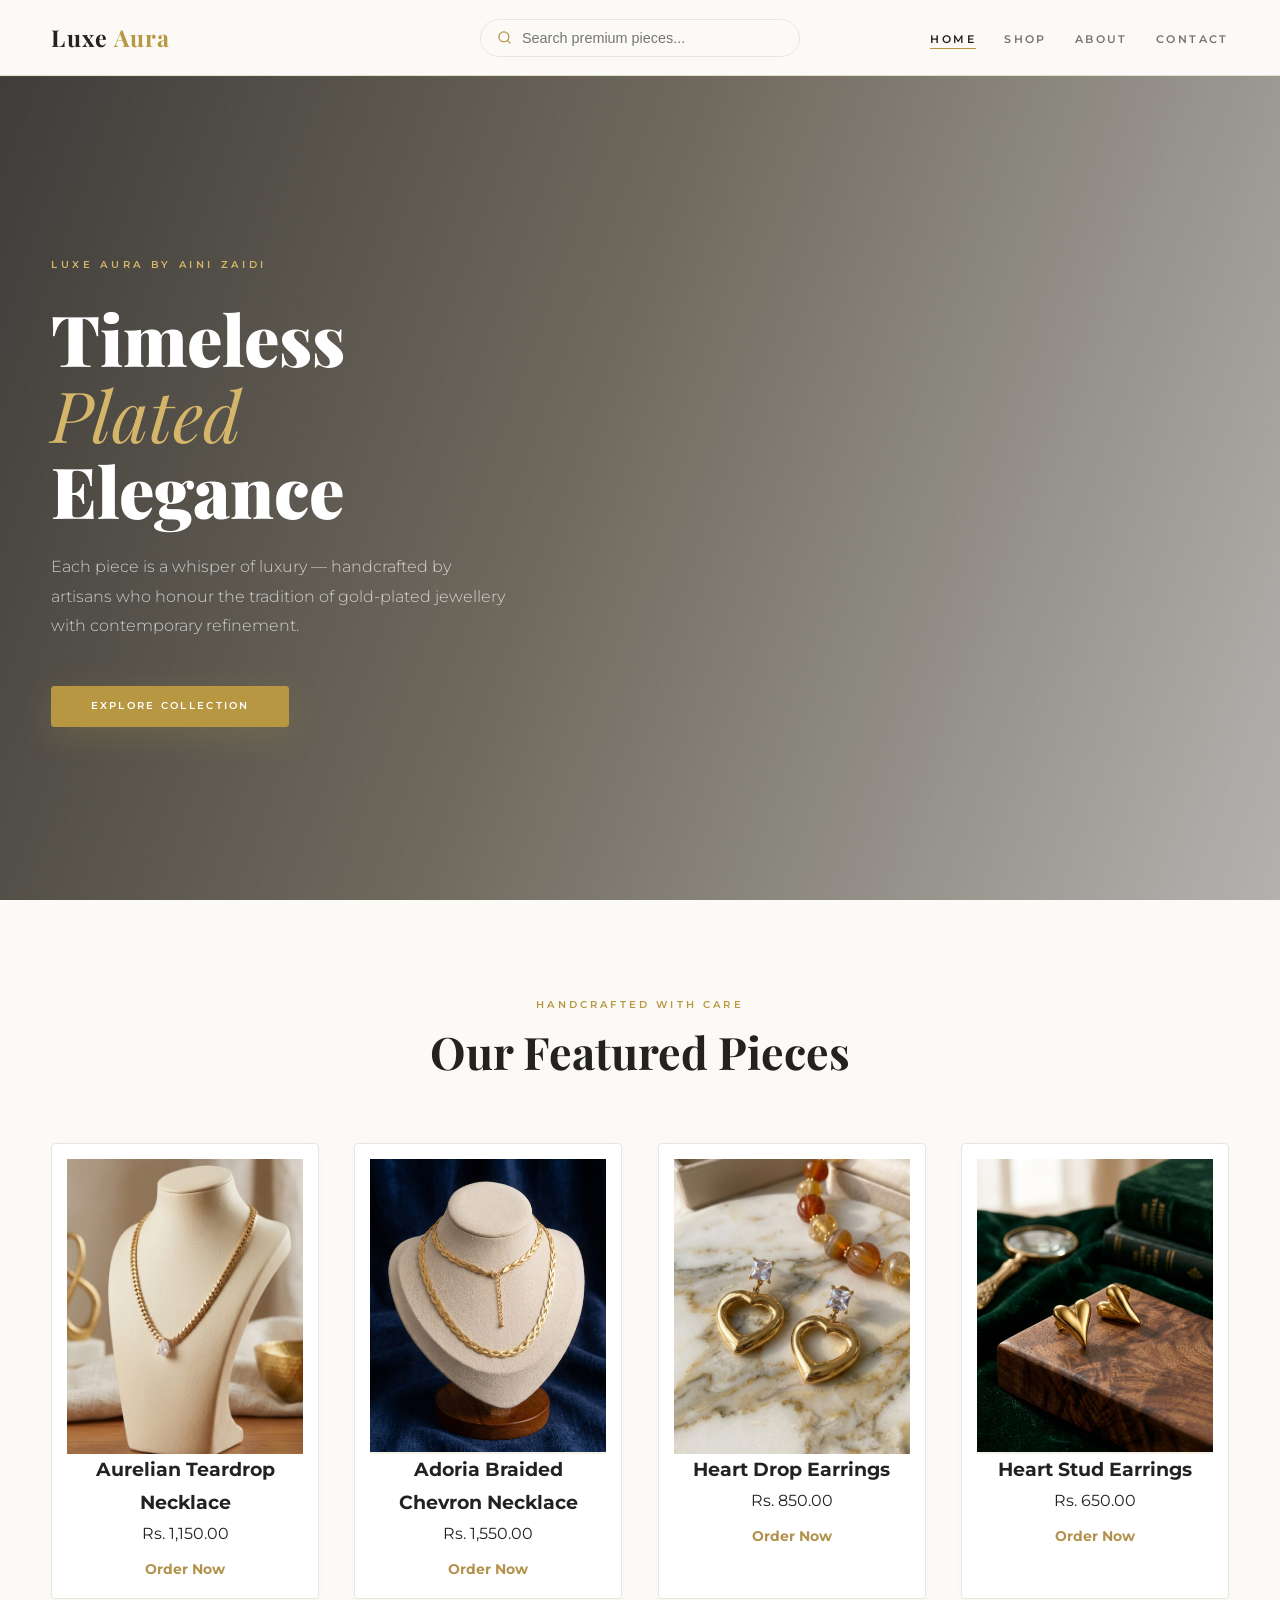
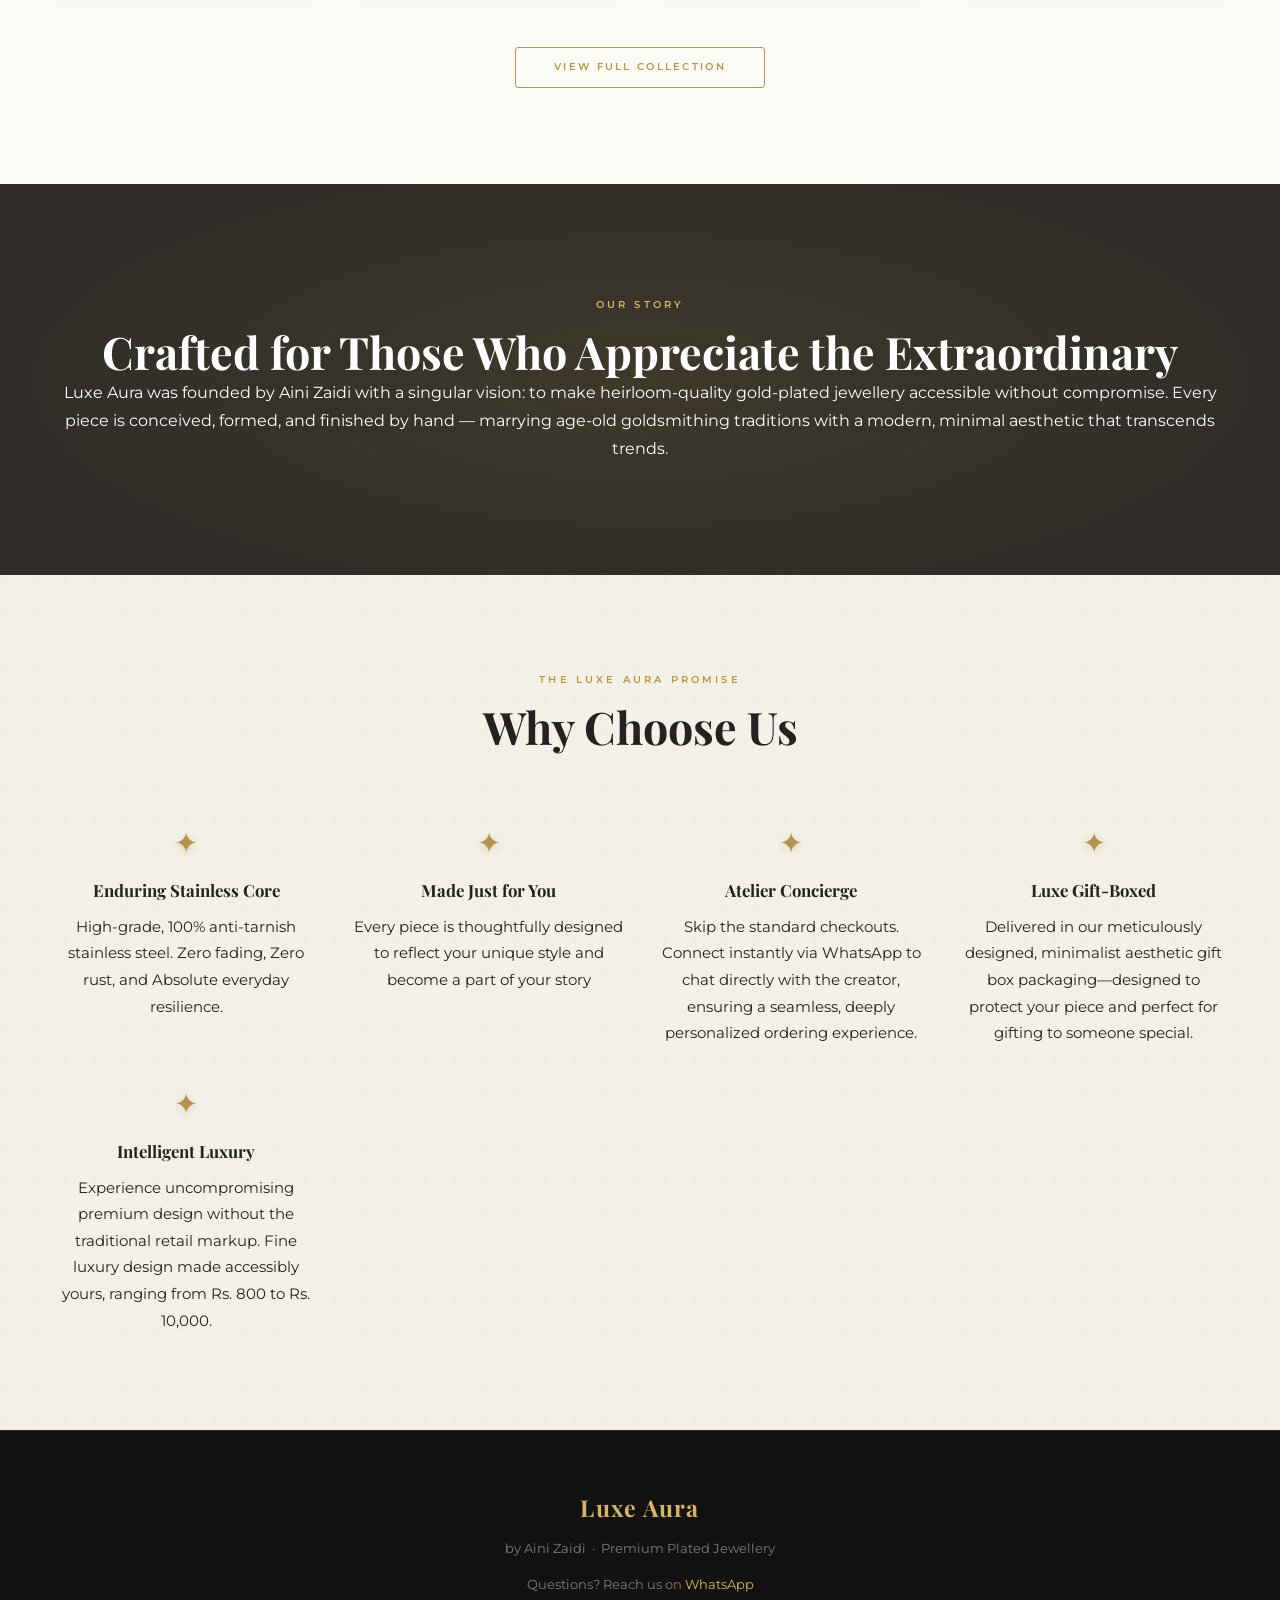
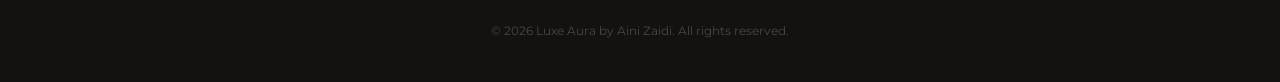
<file: index.html>
<!DOCTYPE html>
<html lang="en">
<head>
  <meta charset="UTF-8" />
  <meta name="viewport" content="width=device-width, initial-scale=1.0" />
  <meta name="description" content="Luxe Aura by Aini Zaidi — Premium handcrafted plated jewelry. Shop timeless gold-plated necklaces, earrings, bracelets, and rings." />
  <title>Luxe Aura by Aini Zaidi | Timeless Plated Elegance</title>
  <link rel="stylesheet" href="css/style.css" />
</head>
<body>

  <!-- ══ NAVBAR ══════════════════════════════════════════════ -->
  <nav class="navbar">
    <div class="container nav-inner">
      <a href="index.html" class="nav-logo">Luxe <span>Aura</span></a>
<div class="nav-search search-wrapper" role="search" style="position: absolute; left: 50%; transform: translateX(-50%); display: flex; align-items: center; background: rgba(253, 251, 247, 0.8); backdrop-filter: blur(8px); border: 1px solid #eae5da; border-radius: 30px; padding: 6px 16px; width: 320px; z-index: 999; transition: all 0.3s ease;">
  <span class="search-icon" style="display: flex; align-items: center; color: #b3924e;">
    <svg width="15" height="15" viewBox="0 0 24 24" fill="none" stroke="currentColor" stroke-width="2" stroke-linecap="round" stroke-linejoin="round"><circle cx="11" cy="11" r="8"/><path d="m21 21-4.35-4.35"/></svg>
  </span>
  <input
    class="search-input"
    type="search"
    id="search-input"
    placeholder="Search premium pieces..."
    autocomplete="off"
    style="border: none !important; background: transparent !important; outline: none !important; padding: 4px 10px !important; font-size: 0.9rem !important; color: #222 !important; width: 100%;"
  />
</div>
      <ul class="nav-links">
        <li><a href="index.html" class="active">Home</a></li>
        <li><a href="shop.html">Shop</a></li>
        <li><a href="#about">About</a></li>
        <li><a href="#contact">Contact</a></li>
      </ul>

      <button class="hamburger" id="hamburger" aria-label="Toggle menu" aria-expanded="false">
        <span></span><span></span><span></span>
      </button>
    </div>
  </nav>

  <!-- ══ HERO ════════════════════════════════════════════════ -->
  <section class="hero">
    <div class="container">
      <div class="hero-content">
        <p class="hero-eyebrow">Luxe Aura by Aini Zaidi</p>
        <h1 class="hero-title">
          Timeless<br><em>Plated</em><br>Elegance
        </h1>
        <p class="hero-sub">
          Each piece is a whisper of luxury — handcrafted by artisans who honour the tradition of gold-plated jewellery with contemporary refinement.
        </p>
        <a href="shop.html" class="btn btn-primary">Explore Collection</a>
      </div>

      
    </div>
  </section>

  <!-- ══ FEATURED PIECES ════════════════════════════════════ -->
  <section class="section">
    <div class="container">
      <div class="section-head">
        <p class="section-label">Handcrafted with Care</p>
        <h2 class="section-title">Our Featured Pieces</h2>
        <span class="gold-divider"></span>
      </div>

      <!-- JS injects cards here -->
      <div class="product-grid" id="featured-grid"></div>

      <div style="text-align:center; margin-top:3rem;">
        <a href="shop.html" class="btn btn-gold-outline">View Full Collection</a>
      </div>
    </div>
  </section>

  <!-- ══ ABOUT STRIP ═════════════════════════════════════════ -->
  <section class="about-strip" id="about">
    <div class="container">
      <p class="section-label">Our Story</p>
      <h2 class="section-title">Crafted for Those Who Appreciate the Extraordinary</h2>
      <p>
        Luxe Aura was founded by Aini Zaidi with a singular vision: to make heirloom-quality gold-plated jewellery accessible without compromise. Every piece is conceived, formed, and finished by hand — marrying age-old goldsmithing traditions with a modern, minimal aesthetic that transcends trends.
      </p>
    </div>
  </section>

  <!-- ══ PROMISES STRIP ═════════════════════════════════════ -->
  <section class="section section-alt" id="contact">
    <div class="container">
      <div class="section-head">
        <p class="section-label">The Luxe Aura Promise</p>
        <h2 class="section-title">Why Choose Us</h2>
        <span class="gold-divider"></span>
      </div>
      <div style="display:grid; grid-template-columns: repeat(auto-fill, minmax(220px, 1fr)); gap:2rem; text-align:center;">
        <div>
          <p style="font-size:1.8rem; margin-bottom:.5rem;">✦</p>
          <h3 style="font-family:var(--font-display); font-size:1.05rem; margin-bottom:.5rem;">Enduring Stainless Core</h3>
          <p style="font-size:.95rem; color:var(--text-mute);">High-grade, 100% anti-tarnish stainless steel. Zero fading, Zero rust, and Absolute everyday resilience.</p>
        </div>
        <div>
          <p style="font-size:1.8rem; margin-bottom:.5rem;">✦</p>
          <h3 style="font-family:var(--font-display); font-size:1.05rem; margin-bottom:.5rem;">Made Just for You</h3>
          <p style="font-size:.95rem; color:var(--text-mute);">Every piece is thoughtfully designed to reflect your unique style and become a part of your story</p>
        </div>
        <div>
          <p style="font-size:1.8rem; margin-bottom:.5rem;">✦</p>
          <h3 style="font-family:var(--font-display); font-size:1.05rem; margin-bottom:.5rem;">Atelier Concierge</h3>
          <p style="font-size:.95rem; color:var(--text-mute);">Skip the standard checkouts. Connect instantly via WhatsApp to chat directly with the creator, ensuring a seamless, deeply personalized ordering experience.</p>
        </div>
        <div>
          <p style="font-size:1.8rem; margin-bottom:.5rem;">✦</p>
          <h3 style="font-family:var(--font-display); font-size:1.05rem; margin-bottom:.5rem;">Luxe Gift-Boxed</h3>
          <p style="font-size:.95rem; color:var(--text-mute);">Delivered in our meticulously designed, minimalist aesthetic gift box packaging—designed to protect your piece and perfect for gifting to someone special.</p>
        </div>
        <div>
          <p style="font-size:1.8rem; margin-bottom:.5rem;">✦</p>
          <h3 style="font-family:var(--font-display); font-size:1.05rem; margin-bottom:.5rem;">Intelligent Luxury</h3>
          <p style="font-size:.95rem; color:var(--text-mute);">Experience uncompromising premium design without the traditional retail markup. Fine luxury design made accessibly yours, ranging from Rs. 800 to Rs. 10,000.</p>
        </div>
      </div>
    </div>
  </section>
<style>
    /* Direct selection using the unique 1.8rem font-size attribute */
    #contact p[style*="font-size: 1.8rem"], 
    #contact p[style*="font-size:1.8rem"] {
        color: #b3924e !important; /* Signature Luxe Aura Gold */
        text-shadow: 0 2px 10px rgba(179, 146, 78, 0.3); /* Soft premium glow */
        display: inline-block;
        animation: subtlePulse 3s ease-in-out infinite;
    }

    @keyframes subtlePulse {
        0%, 100% { opacity: 0.85; transform: scale(1); }
        50% { opacity: 1; transform: scale(1.08); }
    }
</style>
  <!-- ══ FOOTER ══════════════════════════════════════════════ -->
  <footer>
    <div class="container">
      <p class="footer-logo">Luxe Aura</p>
      <p>by Aini Zaidi &nbsp;·&nbsp; Premium Plated Jewellery</p>
      <p style="margin-top:.75rem;">
        Questions? Reach us on
        <a href="https://wa.me/923378057450" target="_blank" rel="noopener noreferrer">WhatsApp</a>
      </p>
      <p style="margin-top:1.5rem; font-size:.75rem; opacity:.5;">
        © 2026 Luxe Aura by Aini Zaidi. All rights reserved.
      </p>
    </div>
  </footer>

  <script src="js/data.js"></script>
  <script src="js/shop.js"></script>
</body>
</html>
</file>
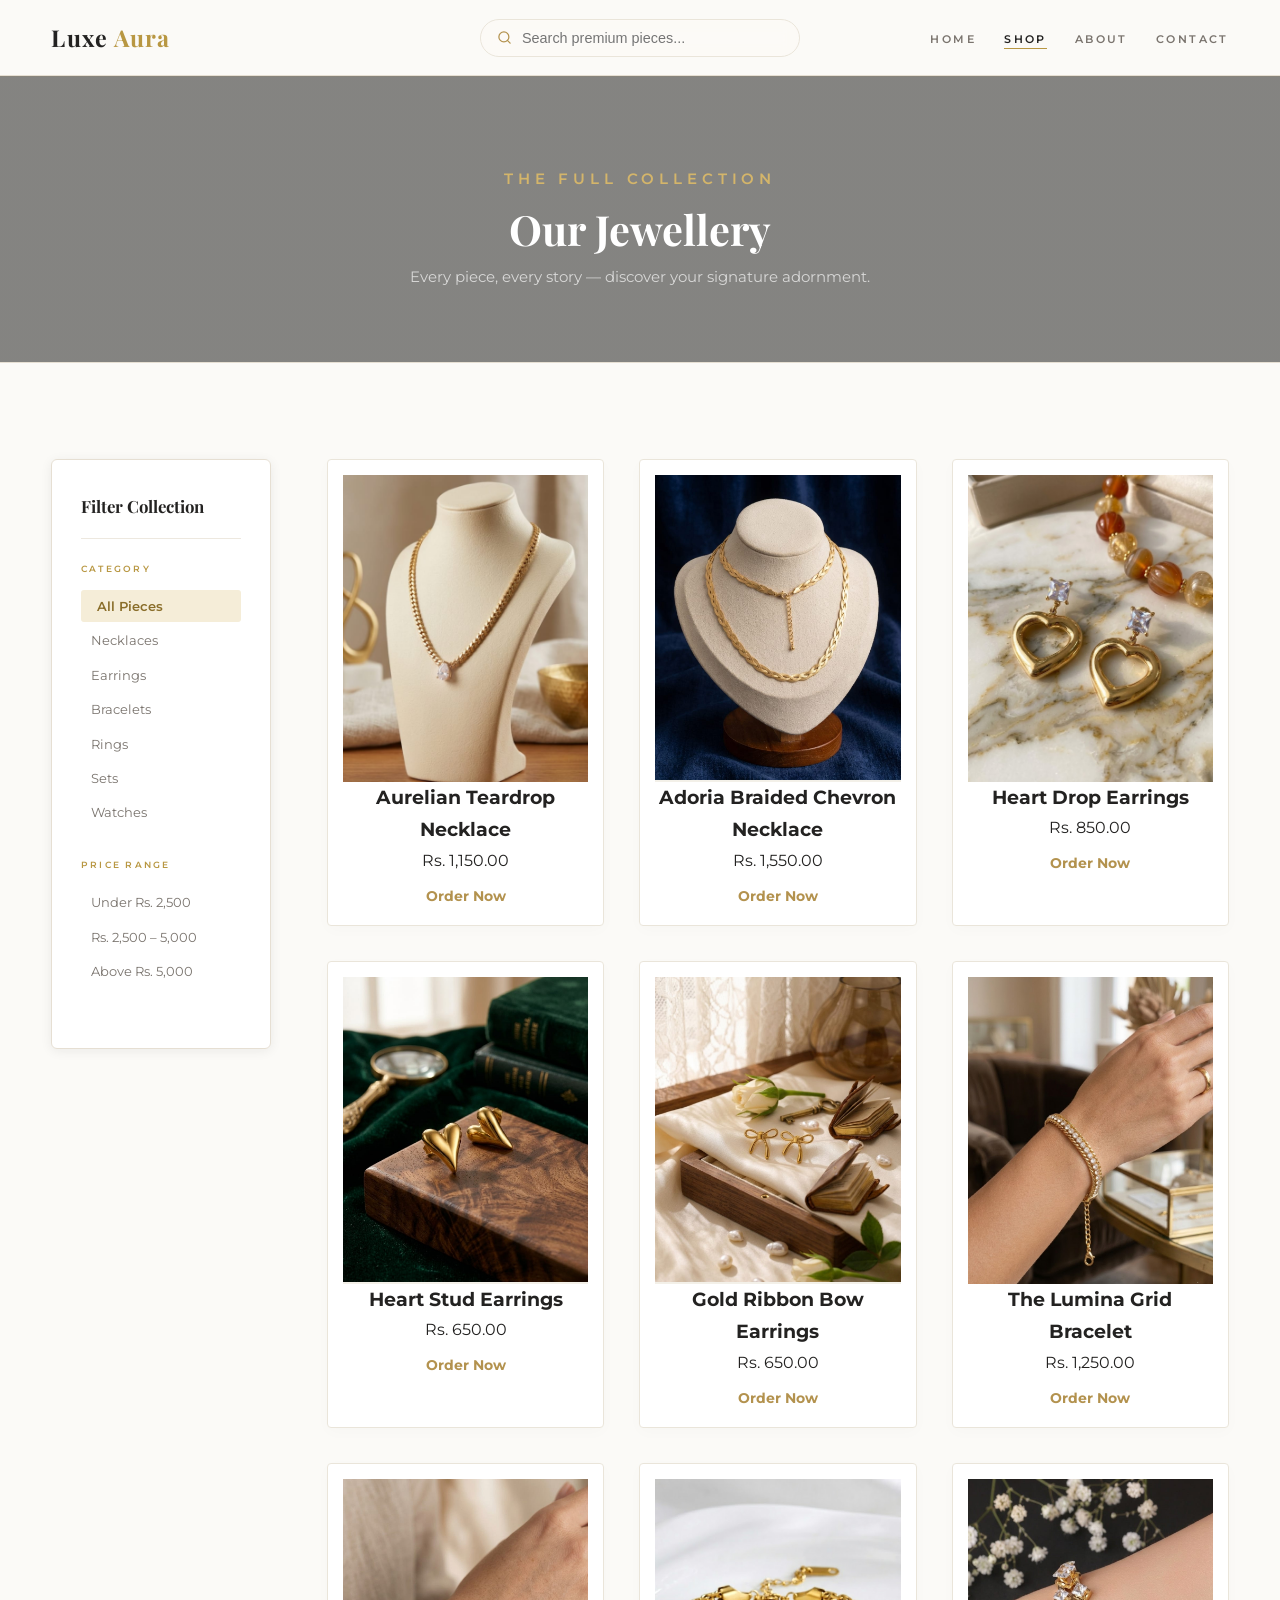
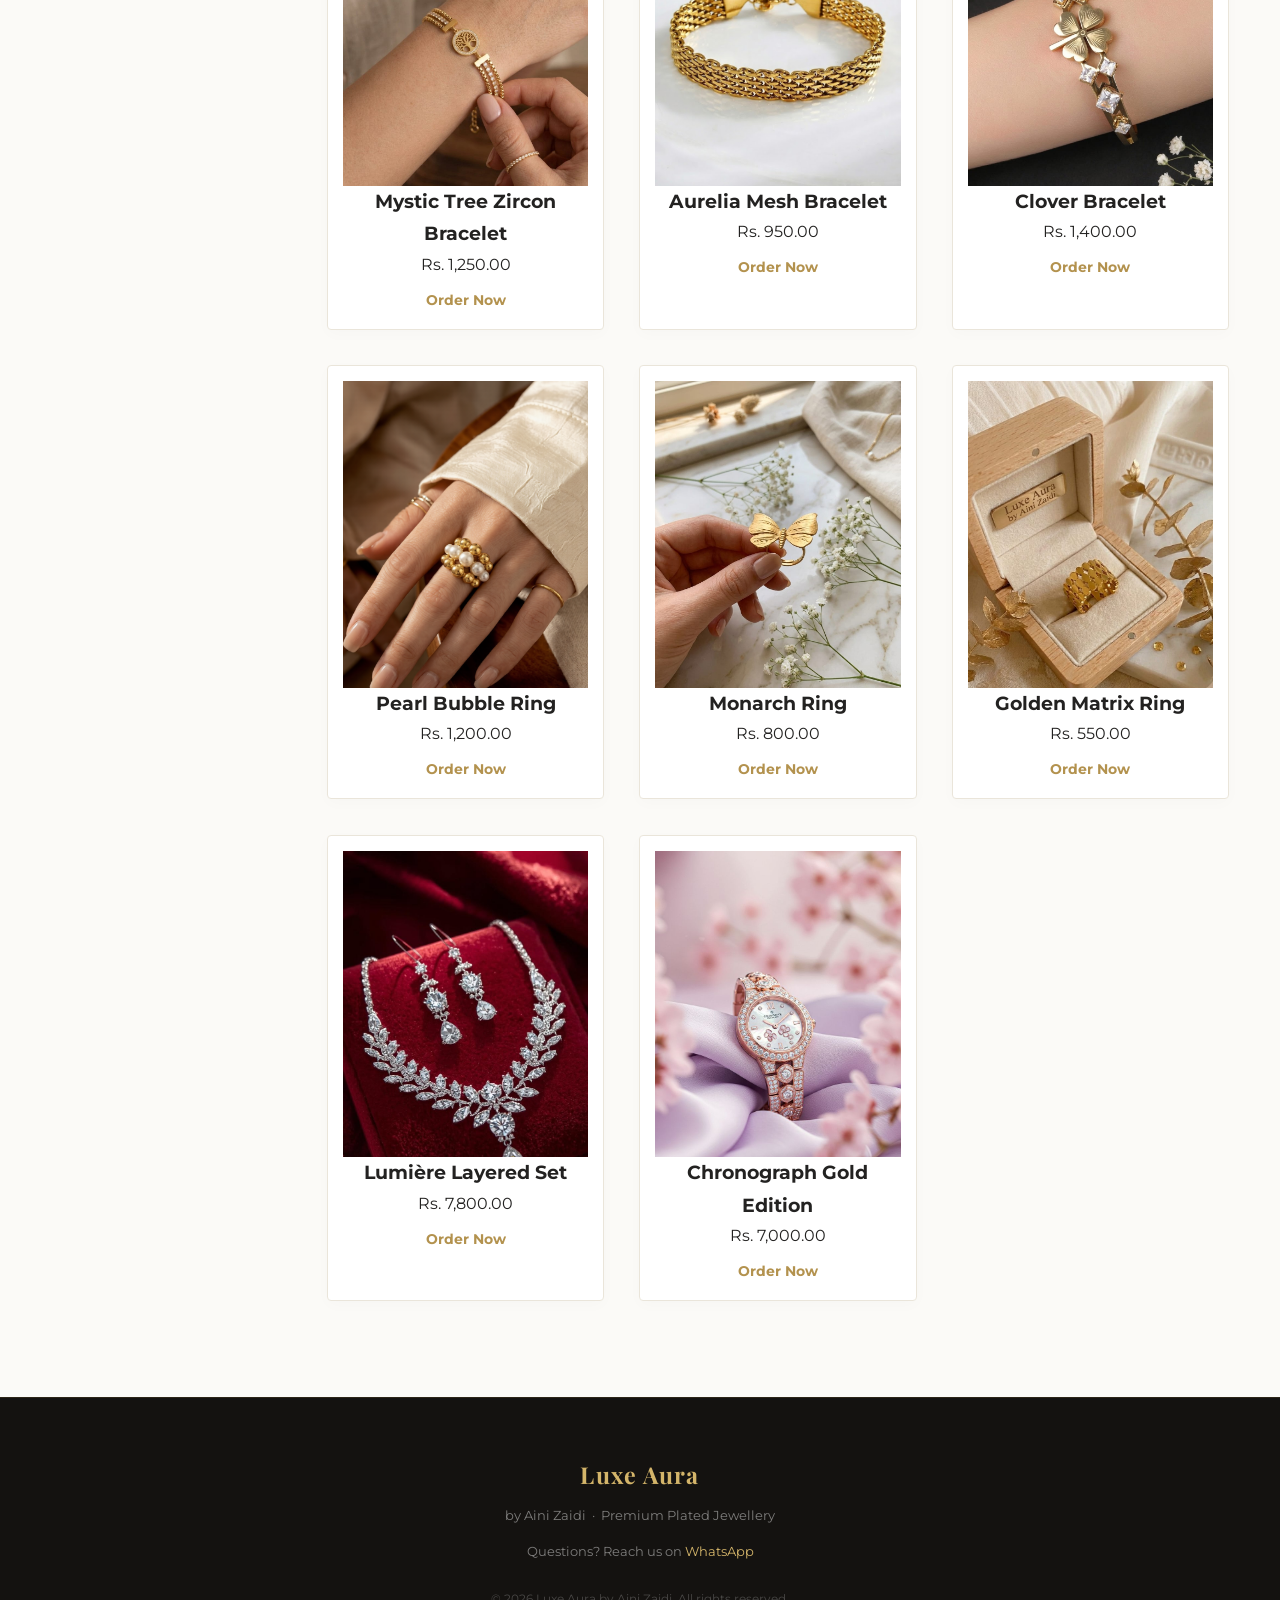
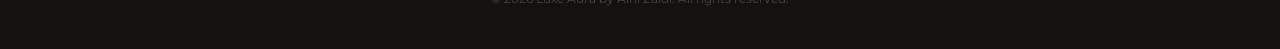
<file: shop.html>
<!DOCTYPE html>
<html lang="en">
<head>
  <meta charset="UTF-8" />
  <meta name="viewport" content="width=device-width, initial-scale=1.0" />
  <meta name="description" content="Shop the full Luxe Aura collection — premium handcrafted gold-plated necklaces, earrings, bracelets, rings, and jewellery sets." />
  <title>Shop — Luxe Aura by Aini Zaidi</title>
  <link rel="stylesheet" href="css/style.css" />
</head>
<body>

  <!-- ══ NAVBAR ══════════════════════════════════════════════ -->
  <nav class="navbar">
    <div class="container nav-inner">
      <a href="index.html" class="nav-logo">Luxe <span>Aura</span></a>
<div class="nav-search search-wrapper" role="search" style="position: absolute; left: 50%; transform: translateX(-50%); display: flex; align-items: center; background: rgba(253, 251, 247, 0.8); backdrop-filter: blur(8px); border: 1px solid #eae5da; border-radius: 30px; padding: 6px 16px; width: 320px; z-index: 999; transition: all 0.3s ease;">
  <span class="search-icon" style="display: flex; align-items: center; color: #b3924e;">
    <svg width="15" height="15" viewBox="0 0 24 24" fill="none" stroke="currentColor" stroke-width="2" stroke-linecap="round" stroke-linejoin="round"><circle cx="11" cy="11" r="8"/><path d="m21 21-4.35-4.35"/></svg>
  </span>
  <input
    class="search-input"
    type="search"
    id="search-input"
    placeholder="Search premium pieces..."
    autocomplete="off"
    style="border: none !important; background: transparent !important; outline: none !important; padding: 4px 10px !important; font-size: 0.9rem !important; color: #222 !important; width: 100%;"
  />
</div>
      <ul class="nav-links">
        <li><a href="index.html">Home</a></li>
        <li><a href="shop.html" class="active">Shop</a></li>
        <li><a href="index.html#about">About</a></li>
        <li><a href="index.html#contact">Contact</a></li>
      </ul>

      <button class="hamburger" id="hamburger" aria-label="Toggle menu">
        <span></span><span></span><span></span>
      </button>
    </div>
  </nav>

  <!-- ══ PAGE HERO ═══════════════════════════════════════════ -->
  <section class="page-hero">
    <div class="container">
      <p class="section-label">The Full Collection</p>
      <h1 class="section-title">Our Jewellery</h1>
      <p>Every piece, every story — discover your signature adornment.</p>
    </div>
  </section>

  <!-- ══ SHOP LAYOUT ═════════════════════════════════════════ -->
  <section class="section">
    <div class="container">
      <div class="shop-layout">

        <!-- ── Sidebar / Filter Bar ── -->
        <aside class="shop-sidebar" aria-label="Filter products">
          <p class="sidebar-title">Filter Collection</p>

          <div class="filter-group">
            <span class="filter-group-label">Category</span>
            <button class="filter-btn active" data-category="all">All Pieces</button>
            <button class="filter-btn" data-category="necklaces">Necklaces</button>
            <button class="filter-btn" data-category="earrings">Earrings</button>
            <button class="filter-btn" data-category="bracelets">Bracelets</button>
            <button class="filter-btn" data-category="rings">Rings</button>
            <button class="filter-btn" data-category="sets">Sets</button>
            <button class="filter-btn" data-category="watches">Watches</button>
          </div>

          <div class="filter-group">
            <span class="filter-group-label">Price Range</span>
            <button class="filter-btn" data-price-min="0" data-price-max="2500">Under Rs. 2,500</button>
            <button class="filter-btn" data-price-min="2500" data-price-max="5000">Rs. 2,500 – 5,000</button>
            <button class="filter-btn" data-price-min="5000" data-price-max="99999">Above Rs. 5,000</button>
          </div>
        </aside>

        <!-- ── Product Grid ── -->
        <main>
          <div class="product-grid" id="product-list-container">
            <!-- Injected by shop.js -->
          </div>
        </main>

      </div>
    </div>
  </section>

  <!-- ══ FOOTER ══════════════════════════════════════════════ -->
  <footer>
    <div class="container">
      <p class="footer-logo">Luxe Aura</p>
      <p>by Aini Zaidi &nbsp;·&nbsp; Premium Plated Jewellery</p>
      <p style="margin-top:.75rem;">
        Questions? Reach us on
        <a href="https://wa.me/923378057450" target="_blank" rel="noopener noreferrer">WhatsApp</a>
      </p>
      <p style="margin-top:1.5rem; font-size:.75rem; opacity:.5;">
        © 2026 Luxe Aura by Aini Zaidi. All rights reserved.
      </p>
    </div>
  </footer>

  <script src="js/data.js"></script>
  <script src="js/shop.js"></script>
</body>
</html>
</file>
<file: css/style.css>
/* ================================================================
   LUXE AURA BY AINI ZAIDI — style.css
   Palette : #fbfaf7 cream · #232221 charcoal · #b89742 gold
   Fonts   : Playfair Display · Montserrat
   Version : Final — all zoom & responsive bugs resolved
================================================================ */

/* ── GOOGLE FONTS ─────────────────────────────────────────── */
@import url('https://fonts.googleapis.com/css2?family=Montserrat:ital,wght@0,300;0,400;0,500;0,600;1,300&family=Playfair+Display:ital,wght@0,400;0,600;0,700;0,900;1,400;1,700&display=swap');

/* ── DESIGN TOKENS ────────────────────────────────────────── */
:root {
  --cream:        #fbfaf7;
  --cream-deep:   #f3f0e8;
  --charcoal:     #232221;
  --charcoal-lt:  #3d3b39;
  --mute:         #7a746e;
  --gold:         #b89742;
  --gold-lt:      #d4b56a;
  --gold-dk:      #8a6e2a;
  --gold-pale:    #f5edd8;
  --white:        #ffffff;
  --border:       #e6dfd3;
  --border-lt:    #ede8df;

  --font-display: 'Playfair Display', Georgia, 'Times New Roman', serif;
  --font-ui:      'Montserrat', 'Helvetica Neue', Arial, sans-serif;

  --nav-h:    76px;
  --radius-s: 3px;
  --radius:   6px;

  --shadow-sm:   0 2px 12px rgba(35,34,33,.07);
  --shadow-md:   0 6px 28px rgba(35,34,33,.10);
  --shadow-lg:   0 16px 56px rgba(35,34,33,.14);
  --shadow-gold: 0 8px 32px rgba(184,151,66,.22);

  --ease: .38s cubic-bezier(.25,.46,.45,.94);
}

/* ── RESET ────────────────────────────────────────────────── */
*, *::before, *::after { box-sizing: border-box; margin: 0; padding: 0; }

html {
  scroll-behavior: smooth;
  /* Kills horizontal scroll at the root — nothing can escape */
  overflow-x: clip;
}

body {
  background-color: var(--cream);
  color: var(--charcoal);
  font-family: var(--font-ui);
  font-size: 1rem;
  font-weight: 400;
  line-height: 1.75;
  -webkit-font-smoothing: antialiased;
  /* Second line of defence */
  overflow-x: clip;
}

img  { display: block; max-width: 100%; height: auto; }
a    { color: inherit; text-decoration: none; transition: color var(--ease); }
ul   { list-style: none; }

/* ── CONTAINER ────────────────────────────────────────────── */
/*
 * KEY FIX — zoom-out stability:
 * max-width:1260px  → caps layout width on ultra-wide / zoomed-out screens
 * width:92%         → comfortable side margins on every viewport
 * margin-inline:auto → keeps content centred in its OWN column, not in the
 *                      full viewport width (this stopped the "slides to centre"
 *                      behaviour when zoomed out while cards had margin:0 auto)
 */
.container {
  width: min(1260px, 92%);
  margin-inline: auto;
}

/* ── ORNAMENT ─────────────────────────────────────────────── */
.ornament {
  display: flex;
  align-items: center;
  justify-content: center;
  gap: 1rem;
  margin: 1.4rem auto 0;
}
.ornament::before,
.ornament::after {
  content: '';
  display: block;
  width: 48px; height: 1px;
  background: var(--gold);
}
.ornament-diamond {
  width: 6px; height: 6px;
  background: var(--gold);
  transform: rotate(45deg);
}

/* ═══════════════════════════════════════════════════════════ */
/*  NAVBAR                                                     */
/* ═══════════════════════════════════════════════════════════ */
.navbar {
  position: sticky;
  top: 0;
  z-index: 1000;
  height: var(--nav-h);
  background: rgba(251,250,247,.97);
  backdrop-filter: blur(14px) saturate(160%);
  -webkit-backdrop-filter: blur(14px) saturate(160%);
  border-bottom: 1px solid var(--border);
  box-shadow: 0 1px 0 rgba(184,151,66,.08);
}

.nav-inner {
  display: flex;
  align-items: center;
  justify-content: space-between;
  height: 100%;
  gap: clamp(.75rem, 2vw, 2rem);
}

/* Logo */
.nav-logo {
  font-family: var(--font-display);
  font-size: clamp(1.15rem, 2.5vw, 1.45rem);
  font-weight: 700;
  letter-spacing: .06em;
  color: var(--charcoal);
  white-space: nowrap;
  flex-shrink: 0;
  line-height: 1;
  /* Never let logo participate in overflow — it's the anchor */
  position: relative;
  z-index: 1;
}
.nav-logo span { color: var(--gold); }

/* Also covers any .logo h2 variant */
.logo h2 {
  font-family: var(--font-display);
  font-size: clamp(1.15rem, 2.5vw, 1.45rem);
  font-weight: 700;
  letter-spacing: .06em;
  color: var(--charcoal);
  white-space: nowrap;
}
.logo h2 span { color: var(--gold); }

/* Desktop nav links */
.nav-links {
  display: flex;
  align-items: center;
  gap: clamp(.9rem, 2.2vw, 2.4rem);
}
.nav-links a {
  font-family: var(--font-ui);
  font-size: clamp(.58rem, .9vw, .68rem);
  font-weight: 600;
  letter-spacing: .22em;
  text-transform: uppercase;
  color: var(--mute);
  position: relative;
  padding-bottom: 3px;
  white-space: nowrap;
}
.nav-links a::after {
  content: '';
  position: absolute;
  bottom: 0; left: 0;
  width: 0; height: 1px;
  background: var(--gold);
  transition: width var(--ease);
}
.nav-links a:hover,
.nav-links a.active { color: var(--charcoal); }
.nav-links a:hover::after,
.nav-links a.active::after { width: 100%; }

/* Hamburger — hidden on desktop */
.hamburger {
  display: none;
  flex-direction: column;
  justify-content: center;
  align-items: center;
  gap: 5px;
  background: none;
  border: none;
  cursor: pointer;
  padding: 8px;
  flex-shrink: 0;
  min-width: 44px;
  min-height: 44px;
}
.hamburger span {
  display: block;
  width: 22px; height: 1.5px;
  background: var(--charcoal);
  transition: var(--ease);
  transform-origin: center;
}
.hamburger.active span:nth-child(1) { transform: translateY(6.5px) rotate(45deg); }
.hamburger.active span:nth-child(2) { opacity: 0; transform: scaleX(0); }
.hamburger.active span:nth-child(3) { transform: translateY(-6.5px) rotate(-45deg); }

/* ═══════════════════════════════════════════════════════════ */
/*  HERO                                                       */
/* ═══════════════════════════════════════════════════════════ */
.hero {
  position: relative;
  min-height: calc(100vh - var(--nav-h));
  display: flex;
  align-items: center;
  background-image: url('https://images.unsplash.com/photo-1515562141207-7a88fb7ce338?w=1800&q=80&fit=crop');
  background-size: cover;
  background-position: center 40%;
  background-repeat: no-repeat;
  /* overflow:clip (not hidden) — preserves sticky positioning inside */
  overflow: clip;
}

/* Dark-gold gradient overlay */
.hero::before {
  content: '';
  position: absolute;
  inset: 0;
  background: linear-gradient(
    110deg,
    rgba(20,17,14,.82) 0%,
    rgba(35,27,10,.65) 45%,
    rgba(15,12,8,.30) 100%
  );
  z-index: 1;
}

/* Grain texture */
.hero::after {
  content: '';
  position: absolute;
  inset: 0;
  background-image: url("data:image/svg+xml,%3Csvg xmlns='http://www.w3.org/2000/svg' width='200' height='200'%3E%3Cfilter id='n'%3E%3CfeTurbulence type='fractalNoise' baseFrequency='.65' numOctaves='3' stitchTiles='stitch'/%3E%3C/filter%3E%3Crect width='200' height='200' filter='url(%23n)' opacity='.04'/%3E%3C/svg%3E");
  opacity: .45;
  z-index: 2;
  pointer-events: none;
}

.hero .container {
  position: relative;
  z-index: 3;
  padding-top: 4rem;
  padding-bottom: 4rem;
}

.hero-content {
  max-width: 620px;
  width: 100%;
}

.hero-eyebrow {
  display: inline-block;
  font-family: var(--font-ui);
  font-size: .65rem;
  font-weight: 600;
  letter-spacing: .35em;
  text-transform: uppercase;
  color: var(--gold-lt);
  margin-bottom: 1.6rem;
  opacity: 0;
  animation: heroFadeUp .9s .15s ease forwards;
}

.hero-title {
  font-family: var(--font-display);
  font-size: clamp(2.2rem, 5.5vw, 5rem);
  font-weight: 900;
  line-height: 1.08;
  color: var(--white);
  margin-bottom: 1.5rem;
  opacity: 0;
  animation: heroFadeUp .9s .3s ease forwards;
  overflow-wrap: break-word;
  word-break: break-word;
}
.hero-title em {
  font-style: italic;
  font-weight: 400;
  color: var(--gold-lt);
}

.hero-sub {
  font-size: clamp(.88rem, 1.4vw, 1rem);
  font-weight: 300;
  color: rgba(255,255,255,.72);
  max-width: 460px;
  line-height: 1.85;
  margin-bottom: 2.8rem;
  opacity: 0;
  animation: heroFadeUp .9s .45s ease forwards;
}

.hero-actions {
  display: flex;
  flex-wrap: wrap;
  gap: 1rem;
  opacity: 0;
  animation: heroFadeUp .9s .6s ease forwards;
}

/* ═══════════════════════════════════════════════════════════ */
/*  BUTTONS                                                    */
/* ═══════════════════════════════════════════════════════════ */
.btn {
  display: inline-flex;
  align-items: center;
  justify-content: center;
  gap: .55rem;
  font-family: var(--font-ui);
  font-size: .65rem;
  font-weight: 600;
  letter-spacing: .22em;
  text-transform: uppercase;
  padding: .9rem 2.4rem;
  border-radius: var(--radius-s);
  cursor: pointer;
  border: 1px solid transparent;
  transition: all var(--ease);
  white-space: nowrap;
  line-height: 1;
}

.btn-primary {
  background: var(--gold);
  color: var(--white);
  border-color: var(--gold);
  box-shadow: var(--shadow-gold);
}
.btn-primary:hover {
  background: var(--gold-dk);
  border-color: var(--gold-dk);
  transform: translateY(-2px);
  box-shadow: 0 12px 36px rgba(184,151,66,.35);
}

.btn-outline {
  background: transparent;
  color: var(--charcoal);
  border-color: var(--charcoal);
}
.btn-outline:hover {
  background: var(--charcoal);
  color: var(--white);
  transform: translateY(-2px);
}

.btn-outline-light {
  background: transparent;
  color: var(--white);
  border-color: rgba(255,255,255,.55);
}
.btn-outline-light:hover {
  background: rgba(255,255,255,.1);
  border-color: var(--white);
  transform: translateY(-2px);
}

.btn-gold-outline {
  background: transparent;
  color: var(--gold);
  border-color: var(--gold);
}
.btn-gold-outline:hover {
  background: var(--gold);
  color: var(--white);
  transform: translateY(-2px);
  box-shadow: var(--shadow-gold);
}

.btn-whatsapp {
  background: #25d366;
  color: var(--white);
  border-color: #25d366;
  font-size: .7rem;
  padding: 1.05rem 2.6rem;
  box-shadow: 0 6px 24px rgba(37,211,102,.28);
}
.btn-whatsapp:hover {
  background: #1da851;
  border-color: #1da851;
  transform: translateY(-2px);
  box-shadow: 0 12px 32px rgba(37,211,102,.38);
}
.btn-whatsapp svg { flex-shrink: 0; }

/* ═══════════════════════════════════════════════════════════ */
/*  SECTIONS                                                   */
/* ═══════════════════════════════════════════════════════════ */
.section { padding: 6rem 0; }

.section-alt {
  background: var(--cream-deep);
  position: relative;
}
.section-alt::before {
  content: '';
  position: absolute;
  inset: 0;
  background-image: url("data:image/svg+xml,%3Csvg width='60' height='60' viewBox='0 0 60 60' xmlns='http://www.w3.org/2000/svg'%3E%3Cg fill='none' fill-rule='evenodd'%3E%3Cg fill='%23b89742' fill-opacity='0.035'%3E%3Cpath d='M36 34v-4h-2v4h-4v2h4v4h2v-4h4v-2h-4zm0-30V0h-2v4h-4v2h4v4h2V6h4V4h-4zM6 34v-4H4v4H0v2h4v4h2v-4h4v-2H6zM6 4V0H4v4H0v2h4v4h2V6h4V4H6z'/%3E%3C/g%3E%3C/g%3E%3C/svg%3E");
  pointer-events: none;
}

.section-head {
  text-align: center;
  margin-bottom: 4rem;
}

.section-label {
  display: block;
  font-family: var(--font-ui);
  font-size: .62rem;
  font-weight: 600;
  letter-spacing: .32em;
  text-transform: uppercase;
  color: var(--gold);
  margin-bottom: .75rem;
}

.section-title {
  font-family: var(--font-display);
  font-size: clamp(1.7rem, 3.5vw, 2.9rem);
  font-weight: 700;
  line-height: 1.2;
  color: var(--charcoal);
}

/* ═══════════════════════════════════════════════════════════ */
/*  PRODUCT GRID                                               */
/*                                                             */
/*  ZOOM-OUT FIX STRATEGY:                                     */
/*  - Grid uses auto-fill + minmax so it self-heals at any     */
/*    viewport or zoom level — more columns appear naturally.  */
/*  - max-width is NOT on .product-card because that causes    */
/*    cards to centre-drift inside wide grid cells when zoomed */
/*    out. Instead the grid column min (260px) acts as the     */
/*    natural lower bound; cards always fill their cell 100%.  */
/* ═══════════════════════════════════════════════════════════ */
.product-grid {
  display: grid;
  /*
   * min(260px, 100%) prevents the minmax from requesting a
   * wider column than the container itself (critical when the
   * container is narrower than 260px on tiny phones).
   */
  grid-template-columns: repeat(auto-fill, minmax(min(260px, 100%), 1fr));
  gap: 2.2rem;
  width: 100%;
}

/* ═══════════════════════════════════════════════════════════ */
/*  PRODUCT CARD                                               */
/* ═══════════════════════════════════════════════════════════ */
.product-card {
  /*
   * width:100% fills the grid cell completely.
   * NO max-width here — that was causing cards to shrink and
   * drift to the centre of their cells on zoom-out.
   * The grid column definition handles width limits instead.
   */
  width: 100%;
  background: var(--white);
  border: 1px solid var(--border-lt);
  border-radius: var(--radius);
  overflow: hidden;
  display: flex;
  flex-direction: column;
  box-shadow: var(--shadow-sm);
  transition: transform var(--ease), box-shadow var(--ease), border-color var(--ease);
  animation: cardReveal .5s ease both;
}
.product-card:nth-child(1) { animation-delay: .05s; }
.product-card:nth-child(2) { animation-delay: .13s; }
.product-card:nth-child(3) { animation-delay: .21s; }
.product-card:nth-child(4) { animation-delay: .29s; }
.product-card:nth-child(5) { animation-delay: .37s; }

.product-card:hover {
  transform: translateY(-8px);
  box-shadow: var(--shadow-lg);
  border-color: var(--gold-lt);
}

/* ── Card image — aspect-ratio governed, never a fixed height */
/*
 * Using aspect-ratio:4/5 (portrait) instead of 1:1 square
 * gives a more refined jewellery-catalogue feel and prevents
 * the "flattened" look on wide cards.
 */
.card-img-wrap,
.product-image-container {
  position: relative;
  overflow: hidden;
  width: 100%;
  aspect-ratio: 4 / 5;
  background: var(--cream-deep);
  flex-shrink: 0;
  display: block;
}

.card-img-wrap img,
.product-image-container img {
  width: 100%;
  height: 100%;
  object-fit: cover;
  object-position: center top;
  display: block;
  transition: transform .7s cubic-bezier(.25,.46,.45,.94);
}

.product-card:hover .card-img-wrap img,
.product-card:hover .product-image-container img {
  transform: scale(1.08);
}

/* Gold glow border on hover */
.product-card:hover .card-img-wrap,
.product-card:hover .product-image-container {
  box-shadow: 0 0 16px rgba(184,151,66,.22);
}

/* "View Details" overlay */
.card-overlay {
  position: absolute;
  bottom: 0; left: 0; right: 0;
  display: flex;
  align-items: center;
  justify-content: center;
  padding: 1.2rem;
  background: linear-gradient(0deg, rgba(20,17,14,.75) 0%, transparent 100%);
  font-family: var(--font-ui);
  font-size: .58rem;
  font-weight: 600;
  letter-spacing: .22em;
  text-transform: uppercase;
  color: var(--white);
  opacity: 0;
  transform: translateY(6px);
  transition: opacity var(--ease), transform var(--ease);
}
.product-card:hover .card-overlay {
  opacity: 1;
  transform: translateY(0);
}

/* Gold corner accent */
.card-img-wrap::before {
  content: '';
  position: absolute;
  top: 12px; right: 12px;
  width: 26px; height: 26px;
  border-top: 1px solid rgba(184,151,66,.6);
  border-right: 1px solid rgba(184,151,66,.6);
  z-index: 2;
  opacity: 0;
  transition: opacity var(--ease);
}
.product-card:hover .card-img-wrap::before { opacity: 1; }

/* Card body */
.card-info {
  padding: 1.5rem 1.7rem 1.9rem;
  display: flex;
  flex-direction: column;
  gap: .4rem;
  flex: 1;
  border-top: 1px solid var(--border-lt);
  /* Prevents long text from creating overflow */
  min-width: 0;
}

.card-category {
  font-family: var(--font-ui);
  font-size: .58rem;
  font-weight: 600;
  letter-spacing: .24em;
  text-transform: uppercase;
  color: var(--gold);
}

.card-name {
  font-family: var(--font-display);
  font-size: clamp(.95rem, 1.4vw, 1.1rem);
  font-weight: 600;
  line-height: 1.3;
  color: var(--charcoal);
  overflow-wrap: break-word;
  word-break: break-word;
}
.card-name a:hover { color: var(--gold); }

.card-price {
  font-family: var(--font-ui);
  font-size: .88rem;
  font-weight: 500;
  color: var(--mute);
  margin-top: .15rem;
}

.card-btn {
  display: inline-flex;
  align-items: center;
  gap: .4rem;
  margin-top: .9rem;
  font-family: var(--font-ui);
  font-size: .6rem;
  font-weight: 600;
  letter-spacing: .2em;
  text-transform: uppercase;
  color: var(--gold-dk);
  width: fit-content;
}
.card-btn::after {
  content: '→';
  font-size: .75rem;
  transition: transform var(--ease);
}
.card-btn:hover::after { transform: translateX(4px); }

/* ═══════════════════════════════════════════════════════════ */
/*  PAGE HERO  (inner pages — shop, detail)                   */
/* ═══════════════════════════════════════════════════════════ */
.page-hero {
  background:
    linear-gradient(rgba(35,34,33,.55), rgba(35,34,33,.55)),
    url('https://images.unsplash.com/photo-1573408301185-9519f94de95e?w=1400&q=75&fit=crop')
    center / cover no-repeat;
  padding: 5rem 0 4.5rem;
  text-align: center;
  border-bottom: 1px solid var(--border);
  overflow: clip;
}
.page-hero .section-label { color: var(--gold-lt); }
.page-hero .section-title {
  color: var(--white);
  font-size: clamp(1.5rem, 3.5vw, 2.6rem);
}
.page-hero p {
  color: rgba(255,255,255,.68);
  font-size: .95rem;
  margin-top: .6rem;
}

/* ═══════════════════════════════════════════════════════════ */
/*  SHOP PAGE — sidebar + grid layout                         */
/* ═══════════════════════════════════════════════════════════ */
.shop-layout {
  display: grid;
  grid-template-columns: 220px 1fr;
  gap: 3.5rem;
  align-items: start;
}

/* Sidebar */
.shop-sidebar {
  position: sticky;
  top: calc(var(--nav-h) + 1.5rem);
  background: var(--white);
  border: 1px solid var(--border);
  border-radius: var(--radius);
  padding: 2rem 1.8rem;
  box-shadow: var(--shadow-sm);
  max-height: calc(100vh - var(--nav-h) - 3rem);
  overflow-y: auto;
}

.sidebar-title {
  font-family: var(--font-display);
  font-size: 1.05rem;
  font-weight: 700;
  color: var(--charcoal);
  margin-bottom: 1.4rem;
  padding-bottom: 1rem;
  border-bottom: 1px solid var(--border-lt);
}

.filter-group { margin-bottom: 1.8rem; }

.filter-group-label {
  display: block;
  font-family: var(--font-ui);
  font-size: .58rem;
  font-weight: 600;
  letter-spacing: .24em;
  text-transform: uppercase;
  color: var(--gold);
  margin-bottom: .8rem;
}

.filter-btn {
  display: block;
  width: 100%;
  text-align: left;
  background: none;
  border: none;
  cursor: pointer;
  padding: .5rem .6rem;
  font-family: var(--font-ui);
  font-size: .82rem;
  font-weight: 400;
  color: var(--mute);
  border-radius: var(--radius-s);
  transition: background var(--ease), color var(--ease), padding-left var(--ease);
  margin-bottom: .15rem;
}
.filter-btn:hover {
  background: var(--gold-pale);
  color: var(--charcoal);
  padding-left: 1rem;
}
.filter-btn.active {
  background: var(--gold-pale);
  color: var(--gold-dk);
  font-weight: 600;
  padding-left: 1rem;
}

.no-results {
  text-align: center;
  padding: 5rem 1rem;
  color: var(--mute);
  font-style: italic;
  font-size: 1.05rem;
  grid-column: 1 / -1;
}

/* ═══════════════════════════════════════════════════════════ */
/*  PRODUCT DETAIL PAGE                                        */
/* ═══════════════════════════════════════════════════════════ */
.detail-section { padding: 4rem 0 7rem; }

.breadcrumb {
  font-family: var(--font-ui);
  font-size: .65rem;
  font-weight: 500;
  letter-spacing: .12em;
  text-transform: uppercase;
  color: var(--mute);
  margin-bottom: 3rem;
  display: flex;
  align-items: center;
  gap: .5rem;
  flex-wrap: wrap;
}
.breadcrumb a { color: var(--gold); }
.breadcrumb a:hover { text-decoration: underline; }
.breadcrumb .sep { opacity: .4; }

/*
 * DETAIL GRID — two equal columns on desktop.
 * Left column is the image (sticky), right is the info panel.
 * Collapses to a single column at ≤768px (see media queries).
 */
.detail-grid {
  display: grid;
  grid-template-columns: 1fr 1fr;
  gap: 4.5rem;
  align-items: start;
}

/* ── Detail image ── */
.detail-img-wrap {
  position: sticky;
  top: calc(var(--nav-h) + 1.5rem);
  border-radius: var(--radius);
  overflow: hidden;
  box-shadow: var(--shadow-lg);
  background: var(--cream-deep);
  /*
   * Portrait aspect-ratio — NO fixed height.
   * Scales perfectly with its column width at every viewport.
   */
  aspect-ratio: 4 / 5;
  width: 100%;
}
.detail-img-wrap img {
  width: 100%;
  height: 100%;
  object-fit: cover;
  object-position: center;
  display: block;
  transition: transform .8s var(--ease);
}
.detail-img-wrap:hover img { transform: scale(1.04); }

/* ── Detail info panel ── */
.detail-info {
  padding-top: .25rem;
  min-width: 0;     /* Prevents overflow within the grid column */
}

#detail-category {
  display: block;
  font-family: var(--font-ui);
  font-size: .6rem;
  font-weight: 600;
  letter-spacing: .28em;
  text-transform: uppercase;
  color: var(--gold);
  margin-bottom: .9rem;
}

#detail-name {
  font-family: var(--font-display);
  font-size: clamp(1.6rem, 2.8vw, 2.7rem);
  font-weight: 700;
  line-height: 1.18;
  color: var(--charcoal);
  overflow-wrap: break-word;
  word-break: break-word;
}

.detail-gold-line {
  width: 40px; height: 1.5px;
  background: var(--gold);
  margin: 1.4rem 0;
}

#detail-price {
  font-family: var(--font-display);
  font-size: clamp(1.3rem, 2.5vw, 1.7rem);
  font-weight: 600;
  color: var(--gold-dk);
  margin-bottom: 1.6rem;
}

#detail-desc {
  font-size: clamp(.85rem, 1.2vw, .95rem);
  color: var(--mute);
  line-height: 1.95;
  margin-bottom: 2.4rem;
  font-weight: 300;
  overflow-wrap: break-word;
  word-break: break-word;
}

.detail-meta {
  border-top: 1px solid var(--border-lt);
  border-bottom: 1px solid var(--border-lt);
  padding: 1.4rem 0;
  margin-bottom: 2.6rem;
  display: flex;
  flex-direction: column;
  gap: .65rem;
}
.detail-meta span {
  display: flex;
  gap: .75rem;
  font-family: var(--font-ui);
  font-size: .8rem;
  color: var(--mute);
  flex-wrap: wrap;
}
.detail-meta strong {
  color: var(--charcoal);
  font-weight: 600;
  min-width: 90px;
  flex-shrink: 0;
}

.detail-actions {
  display: flex;
  flex-direction: column;
  gap: 1rem;
}

/* ═══════════════════════════════════════════════════════════ */
/*  ABOUT STRIP                                                */
/* ═══════════════════════════════════════════════════════════ */
.about-strip {
  position: relative;
  background:
    linear-gradient(rgba(20,17,12,.88), rgba(20,17,12,.88)),
    url('https://images.unsplash.com/photo-1602173574767-37ac01994b2a?w=1400&q=70&fit=crop')
    center / cover no-repeat fixed;
  color: var(--white);
  padding: 7rem 0;
  text-align: center;
  overflow: clip;
}
.about-strip::before {
  content: '';
  position: absolute;
  inset: 0;
  background: radial-gradient(ellipse 70% 80% at center, rgba(184,151,66,.1) 0%, transparent 70%);
  pointer-events: none;
}
.about-strip .container { position: relative; }
.about-strip .section-label { color: var(--gold-lt); }
.about-strip .section-title { color: var(--white); }
.about-strip p.about-body {
  max-width: 580px;
  margin: 1.2rem auto 0;
  color: rgba(255,255,255,.65);
  font-size: .97rem;
  line-height: 1.9;
}

/* ═══════════════════════════════════════════════════════════ */
/*  PROMISE CARDS                                              */
/* ═══════════════════════════════════════════════════════════ */
.promise-grid {
  display: grid;
  grid-template-columns: repeat(auto-fill, minmax(min(210px, 100%), 1fr));
  gap: 2rem;
}

.promise-card {
  background: var(--white);
  border: 1px solid var(--border-lt);
  border-radius: var(--radius);
  padding: 2.2rem 1.8rem;
  text-align: center;
  box-shadow: var(--shadow-sm);
  transition: transform var(--ease), box-shadow var(--ease);
}
.promise-card:hover {
  transform: translateY(-5px);
  box-shadow: var(--shadow-md);
}
.promise-card .icon {
  font-size: 1.5rem;
  margin-bottom: 1rem;
  display: block;
  color: var(--gold);
}
.promise-card h3 {
  font-family: var(--font-display);
  font-size: 1rem;
  font-weight: 700;
  color: var(--charcoal);
  margin-bottom: .5rem;
}
.promise-card p {
  font-size: .82rem;
  color: var(--mute);
  line-height: 1.7;
}

/* ═══════════════════════════════════════════════════════════ */
/*  FOOTER                                                     */
/* ═══════════════════════════════════════════════════════════ */
footer {
  background: #141210;
  color: rgba(255,255,255,.45);
  padding: 3.5rem 0 2.5rem;
  text-align: center;
  border-top: 1px solid rgba(184,151,66,.15);
}
.footer-logo {
  font-family: var(--font-display);
  font-size: clamp(1.15rem, 3vw, 1.45rem);
  font-weight: 700;
  color: var(--gold-lt);
  letter-spacing: .06em;
  margin-bottom: .5rem;
}
footer .footer-tagline {
  font-size: .8rem;
  letter-spacing: .12em;
  text-transform: uppercase;
  margin-bottom: 1.2rem;
  color: rgba(255,255,255,.35);
}
footer p { font-size: .82rem; line-height: 1.8; }
footer a { color: var(--gold-lt); }
footer a:hover { color: var(--white); }
.footer-divider {
  width: 36px; height: 1px;
  background: rgba(184,151,66,.3);
  margin: 1.4rem auto;
}
.footer-copy {
  font-size: .68rem !important;
  opacity: .4;
  margin-top: 1.2rem !important;
}

/* ═══════════════════════════════════════════════════════════ */
/*  ANIMATIONS                                                 */
/* ═══════════════════════════════════════════════════════════ */
@keyframes heroFadeUp {
  from { opacity: 0; transform: translateY(28px); }
  to   { opacity: 1; transform: translateY(0); }
}
@keyframes cardReveal {
  from { opacity: 0; transform: translateY(18px); }
  to   { opacity: 1; transform: translateY(0); }
}

/* ═══════════════════════════════════════════════════════════ */
/*  RESPONSIVE BREAKPOINTS                                     */
/*                                                             */
/*  Strategy:                                                  */
/*  1280px+ → 3–4 grid columns, full desktop layout           */
/*  1100px  → shop sidebar narrows slightly                    */
/*   992px  → sidebar collapses to pill-filter strip           */
/*   768px  → hamburger nav, 1-col product grid, detail stacks */
/*   480px  → minor adjustments for small phones              */
/*   360px  → minimum safety net for very small devices        */
/* ═══════════════════════════════════════════════════════════ */

/* ── 1100px ── */
@media (max-width: 1100px) {
  .shop-layout {
    grid-template-columns: 195px 1fr;
    gap: 2.5rem;
  }
}

/* ── 992px — tablet portrait ── */
@media (max-width: 992px) {

  /* Shop sidebar → horizontal pill-filter strip */
  .shop-layout {
    grid-template-columns: 1fr;
    gap: 1.8rem;
  }
  .shop-sidebar {
    position: static;
    max-height: none;
    overflow-y: visible;
    display: flex;
    flex-wrap: wrap;
    gap: .5rem 1.2rem;
    padding: 1.2rem 1.4rem;
    align-items: flex-start;
  }
  .sidebar-title { display: none; }
  .filter-group {
    margin-bottom: 0;
    display: flex;
    flex-wrap: wrap;
    gap: .35rem;
    align-items: center;
  }
  .filter-group-label { width: 100%; margin-bottom: .2rem; }

  /* Pill style for tablet/mobile filter buttons */
  .filter-btn {
    display: inline-block;
    width: auto;
    padding: .35rem 1rem;
    border: 1px solid var(--border);
    border-radius: 20px;
    font-size: .72rem;
    color: var(--charcoal);
    transition: background var(--ease), border-color var(--ease), color var(--ease);
  }
  .filter-btn:hover { padding-left: 1rem; background: var(--gold-pale); border-color: var(--gold-lt); }
  .filter-btn.active {
    background: var(--gold-pale);
    border-color: var(--gold-lt);
    color: var(--gold-dk);
    font-weight: 600;
    padding-left: 1rem;
  }

  /* Detail: stack at 992 too (prevents squeeze on tablets) */
  .detail-grid {
    grid-template-columns: 1fr;
    gap: 2.5rem;
  }
  .detail-img-wrap {
    position: static;       /* Remove sticky — not needed stacked */
    max-width: 520px;
    margin-inline: auto;
    aspect-ratio: 4 / 5;   /* Keep portrait on tablet */
  }

  .hero { min-height: 72vh; }
}

/* ── 768px — mobile ── */
@media (max-width: 768px) {
  :root { --nav-h: 62px; }
  body  { font-size: 15px; }

  /* Nav — hamburger mode */
  .hamburger { display: flex; }

  .nav-links {
    /*
     * Positioned absolutely below the navbar bar.
     * Width matches the full viewport — not just .container —
     * so there is no gap on either side.
     */
    position: fixed;          /* fixed (not absolute) so it doesn't scroll away */
    top: var(--nav-h);
    left: 0;
    right: 0;
    background: var(--cream);
    border-bottom: 1px solid var(--border);
    flex-direction: column;
    align-items: stretch;
    gap: 0;
    padding: .4rem 0 .8rem;
    display: none;
    box-shadow: var(--shadow-md);
    z-index: 999;
  }
  .nav-links.open { display: flex; }
  .nav-links li   { width: 100%; }
  .nav-links a {
    display: block;
    padding: .85rem 1.4rem;
    font-size: .72rem;
    letter-spacing: .18em;
    border-bottom: 1px solid var(--border-lt);
  }
  .nav-links a::after { display: none; }

  /* Hero */
  .hero {
    min-height: 85vh;
    background-position: 60% center;
    align-items: flex-end;
    padding-bottom: 0;
  }
  .hero .container {
    padding-top: 3rem;
    padding-bottom: 3.5rem;
  }
  .hero-content  { max-width: 100%; }
  .hero-title    { font-size: clamp(1.9rem, 9vw, 2.8rem); }
  .hero-sub      { font-size: .88rem; margin-bottom: 2rem; max-width: 100%; }
  .hero-actions  { flex-direction: column; gap: .75rem; }
  .hero-actions .btn { width: 100%; justify-content: center; padding: 1rem 1.5rem; }

  /* Product grid — strictly 1 column */
  .product-grid {
    grid-template-columns: 1fr;
    gap: 1.5rem;
  }

  /* Sections */
  .section      { padding: 3.5rem 0; }
  .section-head { margin-bottom: 2.5rem; }

  /* About */
  .about-strip {
    padding: 4.5rem 0;
    background-attachment: scroll;  /* parallax unreliable on mobile */
  }

  /* Promise grid — 2 cols on mobile */
  .promise-grid { grid-template-columns: 1fr 1fr; }

  /* ── Product Detail — the main bug fix ──────────────────── */
  /*
   * BUG: On mobile the detail-grid was still 1fr 1fr at 768px
   * in the old breakpoint, which caused the image to get half
   * the viewport width. With a portrait 4/5 ratio on a ~180px
   * column, the image became extremely tall and pushed all
   * content off-screen (the "cropping" the user reported).
   *
   * FIX: Already stacked at 992px above. Here we refine
   * sizing and ensure position:static so the image behaves
   * predictably in document flow.
   */
  .detail-section   { padding: 2rem 0 4rem; }
  .detail-grid      { gap: 2rem; }  /* already 1-col from 992px rule */

  .detail-img-wrap  {
    position: static;
    width: 100%;
    max-width: 100%;
    /*
     * Switch to square on mobile — portrait 4/5 on a narrow
     * screen is very tall; square feels balanced and leaves
     * room for the info panel below without excessive scrolling.
     */
    aspect-ratio: 1 / 1;
    margin-inline: 0;
  }

  #detail-name  { font-size: clamp(1.5rem, 6vw, 2rem); }
  #detail-price { font-size: clamp(1.15rem, 5vw, 1.4rem); }
  #detail-desc  { font-size: .88rem; }

  .detail-meta span   { flex-direction: column; gap: .2rem; }
  .detail-meta strong { min-width: unset; }

  .detail-actions .btn { width: 100%; justify-content: center; }

  /* Page hero (shop.html header) */
  .page-hero { padding: 3.2rem 0 2.8rem; }

  /* Shop filter bar */
  .shop-sidebar { gap: .4rem .8rem; padding: .9rem 1rem; }
  .filter-btn   { font-size: .68rem; padding: .3rem .85rem; }

  /* Footer */
  footer { padding: 2.5rem 0 2rem; }
}

/* ── 480px — small phones ── */
@media (max-width: 480px) {
  .promise-grid  { grid-template-columns: 1fr; }
  .hero-title    { font-size: clamp(1.75rem, 9vw, 2.2rem); }
  .breadcrumb    { font-size: .58rem; gap: .3rem; }

  .filter-group  { flex-direction: column; align-items: flex-start; }
  .filter-btn    { border-radius: var(--radius-s); width: 100%; }

  .card-info     { padding: 1.2rem 1.3rem 1.5rem; }
}

/* ── 360px — very small devices ── */
@media (max-width: 360px) {
  .container     { width: 95%; }
  .hero-title    { font-size: 1.7rem; }
  .btn           { padding: .85rem 1.2rem; font-size: .6rem; letter-spacing: .14em; }
  .btn-whatsapp  { padding: .9rem 1.2rem; }
  .detail-meta strong { min-width: unset; }
}

/* ========================================================================== */
/* LUXURY PRODUCT CARD UPGRADES (HIGH-END AESTHETIC)                          */
/* ========================================================================== --> */

/* Main Card Wrapper */
.product-card, .shop-item-card {
    background: #ffffff;
    border: 1px solid #eae5da;
    border-radius: 4px;
    padding: 15px;
    text-align: center;
    position: relative;
    overflow: hidden;
    /* Soft premium shadow initial state */
    box-shadow: 0 4px 15px rgba(0, 0, 0, 0.02);
    transition: all 0.4s cubic-bezier(0.25, 0.46, 0.45, 0.94);
}

/* Image Container Frame */
.product-card .img-container, .shop-item-card .image-wrapper {
    background: #fdfbf7;
    border-radius: 2px;
    overflow: hidden;
    position: relative;
    display: flex;
    justify-content: center;
    align-items: center;
    margin-bottom: 20px;
}

/* Product Image Smooth Transition Setup */
.product-card img, .shop-item-card img {
    width: 100%;
    height: auto;
    object-fit: cover;
    transition: transform 0.6s cubic-bezier(0.25, 0.46, 0.45, 0.94);
}

/* ========================================================================== */
/* THE HOVER MAGIC (THE ULTRA LUXE GLOW & RISE)                              */
/* ========================================================================== */

.product-card:hover, .shop-item-card:hover {
    /* Subtle lifting effect + classy dark-gold tinted smooth shadow */
    transform: translateY(-8px);
    border-color: #b3924e;
    box-shadow: 0 12px 30px rgba(179, 146, 78, 0.12);
}

/* Image zoom inside container on card hover */
.product-card:hover img, .shop-item-card:hover img {
    transform: scale(1.06);
}

/* Smooth text color shift on hover */
.product-card:hover .product-title, .shop-item-card:hover h3 {
    color: #b3924e;
    transition: color 0.3s ease;
}

/* Premium Quick View or Button Overlay (Optional, if you have one) */
.product-card .shop-btn:hover {
    background-color: #222 !important;
    color: #fff !important;
    box-shadow: 0 4px 12px rgba(0,0,0,0.15);
}

/* ==========================================================================
   STANDALONE FLOATING AUTO-SUGGESTIONS DROPDOWN SYSTEM
   ========================================================================== */
.nav-search.search-wrapper:focus-within {
    border-color: #b3924e !important;
    box-shadow: 0 6px 20px rgba(179, 146, 78, 0.15) !important;
    width: 360px !important; /* Elegant focus micro-expansion */
}

/* Luxury Auto-Suggest Floating Dropdown Panel */
.search-suggestions-dropdown {
    position: absolute;
    top: calc(100% + 10px);
    left: 0;
    width: 100%;
    background: rgba(253, 251, 247, 0.98);
    backdrop-filter: blur(15px);
    border: 1px solid #eae5da;
    border-radius: 12px;
    max-height: 260px;
    overflow-y: auto;
    z-index: 999999 !important;
    box-shadow: 0 12px 30px rgba(0,0,0,0.08);
    animation: standaloneSlideDown 0.2s ease-out;
}

@keyframes standaloneSlideDown {
    from { opacity: 0; transform: translateY(-6px); }
    to { opacity: 1; transform: translateY(0); }
}

.search-suggestions-dropdown::-webkit-scrollbar {
    width: 4px;
}
.search-suggestions-dropdown::-webkit-scrollbar-thumb {
    background: #eae5da;
    border-radius: 10px;
}

/* Responsiveness fallback for small screen views */
@media (max-width: 991px) {
    .nav-search.search-wrapper {
        position: relative !important;
        left: 0 !important;
        transform: none !important;
        width: 100% !important;
        margin: 12px 0 !important;
    }
}
</file>
